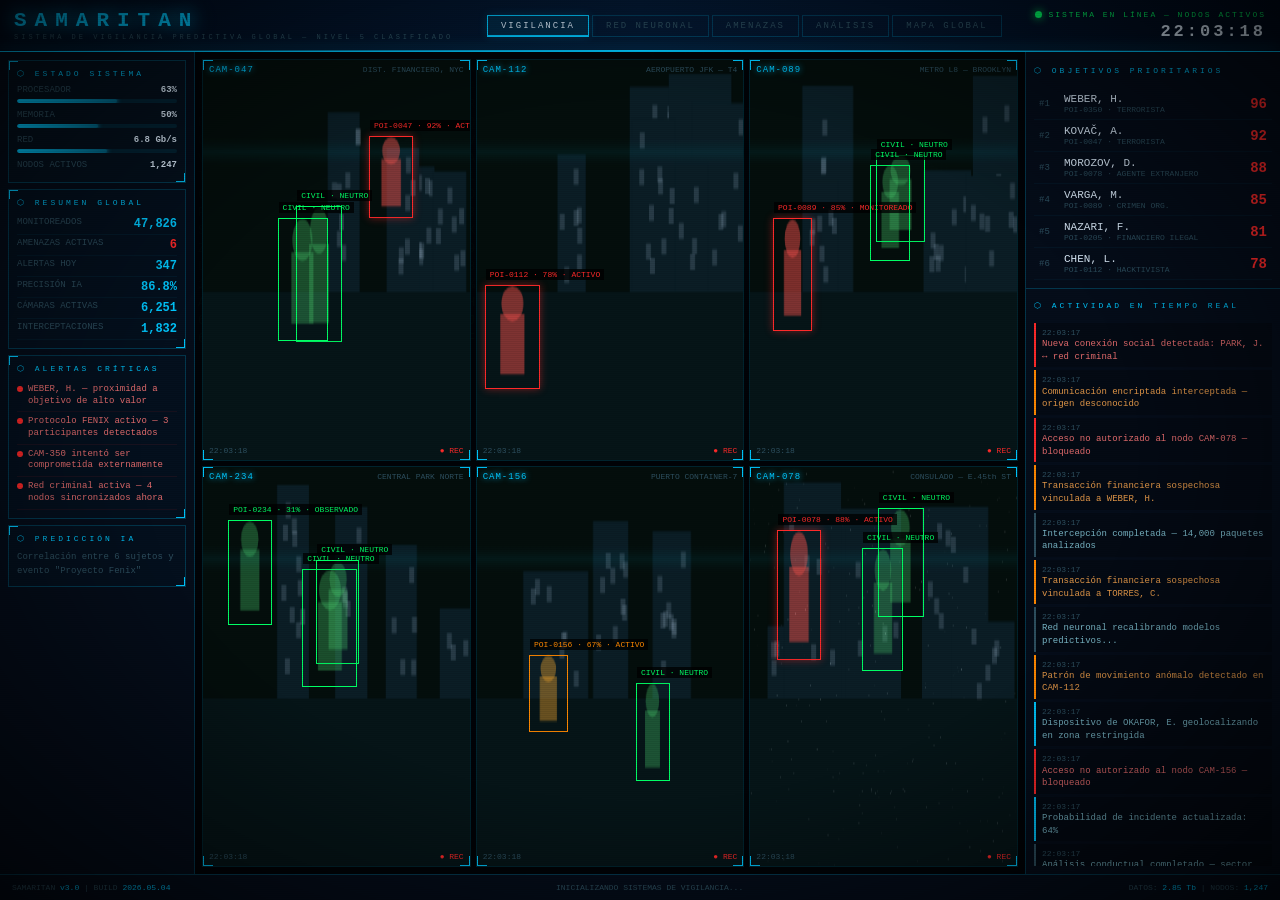
<file: samaritan.html>
<!DOCTYPE html>
<html lang="es">
<head>
<meta charset="UTF-8">
<meta name="viewport" content="width=device-width, initial-scale=1.0">
<title>SAMARITAN v3.0 — Sistema de Vigilancia Predictiva Global</title>
<style>
:root {
  --bg:    #020408;
  --bg2:   #050d1a;
  --bg3:   #071526;
  --cyan:  #00c8ff;
  --cyan2: rgba(0,200,255,0.12);
  --cyan3: rgba(0,200,255,0.25);
  --red:   #ff2a2a;
  --red2:  rgba(255,42,42,0.15);
  --green: #00ff65;
  --orange:#ff8800;
  --txt:   #7ab8c8;
  --dim:   #2e5060;
  --bright:#e0f0ff;
  --border:rgba(0,200,255,0.22);
}
*{margin:0;padding:0;box-sizing:border-box}
html,body{width:100%;height:100%;background:var(--bg);color:var(--txt);
  font-family:'Courier New',monospace;font-size:11px;overflow:hidden}

/* scanlines */
body::before{content:'';position:fixed;inset:0;
  background:repeating-linear-gradient(to bottom,transparent 0,transparent 1px,rgba(0,0,0,.07) 1px,rgba(0,0,0,.07) 2px);
  pointer-events:none;z-index:9998}
/* vignette */
body::after{content:'';position:fixed;inset:0;
  background:radial-gradient(ellipse at center,transparent 55%,rgba(0,0,0,.65) 100%);
  pointer-events:none;z-index:9997}

/* background canvas (matrix) */
#bgc{position:fixed;inset:0;z-index:0;opacity:.07;pointer-events:none}

#app{position:relative;z-index:1;display:flex;flex-direction:column;height:100vh;width:100vw}

/* ── HEADER ── */
#hdr{flex-shrink:0;height:52px;
  background:linear-gradient(90deg,#020d1f,#041a35,#020d1f);
  border-bottom:1px solid var(--cyan);
  display:flex;align-items:center;padding:0 14px;gap:16px;
  position:relative;overflow:hidden}
#hdr::after{content:'';position:absolute;bottom:0;left:0;right:0;height:1px;
  background:linear-gradient(90deg,transparent,var(--cyan),transparent);
  box-shadow:0 0 14px var(--cyan)}

.logo{font-size:21px;font-weight:bold;letter-spacing:8px;color:var(--cyan);
  text-shadow:0 0 18px var(--cyan),0 0 36px rgba(0,200,255,.3);line-height:1}
.logo-sub{font-size:7px;letter-spacing:3px;color:var(--dim);margin-top:2px}

.tabs{display:flex;gap:3px;flex:1;justify-content:center}
.tbtn{background:transparent;border:1px solid var(--border);color:var(--dim);
  padding:5px 13px;font-family:inherit;font-size:9px;letter-spacing:2px;
  cursor:pointer;transition:all .2s;text-transform:uppercase}
.tbtn:hover{border-color:var(--cyan);color:var(--cyan);background:var(--cyan2)}
.tbtn.on{border-color:var(--cyan);color:var(--bright);background:rgba(0,200,255,.1);
  box-shadow:0 0 10px rgba(0,200,255,.18)}
.tbtn.on::after{content:'';display:block;height:2px;background:var(--cyan);
  position:absolute;bottom:-1px;left:0;right:0}
.tbtn{position:relative}

.hdr-r{display:flex;flex-direction:column;align-items:flex-end;min-width:175px;gap:3px}
.sys-on{display:flex;align-items:center;gap:6px;font-size:8px;letter-spacing:2px;color:var(--green)}
.pdot{width:7px;height:7px;border-radius:50%;background:var(--green);
  box-shadow:0 0 8px var(--green);animation:pulse 1.4s ease-in-out infinite}
@keyframes pulse{0%,100%{opacity:1;transform:scale(1)}50%{opacity:.4;transform:scale(.65)}}
#clock{font-size:17px;color:var(--bright);letter-spacing:3px;font-weight:bold}

/* ── BODY ── */
#body{flex:1;display:flex;overflow:hidden}

/* ── LEFT ── */
#lp{width:195px;flex-shrink:0;background:var(--bg2);border-right:1px solid var(--border);
  display:flex;flex-direction:column;gap:6px;overflow-y:auto;padding:8px}
#lp::-webkit-scrollbar{width:3px}
#lp::-webkit-scrollbar-thumb{background:rgba(0,200,255,.2)}

.sec{border:1px solid var(--border);padding:8px;background:rgba(0,200,255,.02);position:relative}
.sec::before{content:'';position:absolute;top:0;left:0;width:8px;height:8px;
  border-top:1px solid var(--cyan);border-left:1px solid var(--cyan)}
.sec::after{content:'';position:absolute;bottom:0;right:0;width:8px;height:8px;
  border-bottom:1px solid var(--cyan);border-right:1px solid var(--cyan)}
.stitle{font-size:8px;letter-spacing:3px;color:var(--cyan);margin-bottom:7px;text-transform:uppercase}

.mrow{display:flex;justify-content:space-between;align-items:center;margin-bottom:4px}
.ml{color:var(--dim);font-size:9px}.mv{color:var(--bright);font-size:9px;font-weight:bold}
.bar{background:rgba(0,200,255,.1);height:4px;border-radius:2px;margin-bottom:7px;overflow:hidden}
.bf{height:100%;background:linear-gradient(90deg,var(--cyan),rgba(0,200,255,.4));
  border-radius:2px;transition:width .8s ease;box-shadow:0 0 5px var(--cyan)}

.si{display:flex;justify-content:space-between;padding:3px 0;
  border-bottom:1px solid rgba(0,200,255,.05)}
.sn{color:var(--cyan);font-size:12px;font-weight:bold}

.ai{display:flex;align-items:flex-start;gap:5px;padding:4px 0;
  border-bottom:1px solid rgba(255,42,42,.08)}
.adot{width:6px;height:6px;border-radius:50%;background:var(--red);flex-shrink:0;
  margin-top:2px;animation:pulse 1s ease infinite}
.atxt{font-size:9px;color:rgba(255,120,120,.9);line-height:1.3}

#pred-txt{font-size:9px;color:var(--dim);line-height:1.6}

/* ── CENTER ── */
#cp{flex:1;overflow:hidden;position:relative}
.tc{display:none;width:100%;height:100%}
.tc.on{display:flex;flex-direction:column}

/* cameras */
#tab-cam{padding:7px}
#cgrid{display:grid;grid-template-columns:repeat(3,1fr);grid-template-rows:repeat(2,1fr);gap:5px;height:100%}
.ccell{position:relative;background:#000;border:1px solid rgba(0,200,255,.18);overflow:hidden;cursor:pointer}
.ccell:hover{border-color:var(--cyan)}
.ccell canvas{width:100%;height:100%;display:block}
.cov{position:absolute;inset:0;pointer-events:none}
.cid{position:absolute;top:5px;left:6px;font-size:9px;color:var(--cyan);
  text-shadow:0 0 6px var(--cyan);letter-spacing:1px}
.cloc{position:absolute;top:5px;right:6px;font-size:8px;color:var(--dim)}
.ctim{position:absolute;bottom:5px;left:6px;font-size:8px;color:var(--dim)}
.crec{position:absolute;bottom:5px;right:6px;font-size:8px;color:var(--red)}
.crec::before{content:'● ';animation:blink 1s step-end infinite}
@keyframes blink{0%,100%{opacity:1}50%{opacity:0}}
.corner{position:absolute;width:10px;height:10px}
.tl{top:0;left:0;border-top:1px solid var(--cyan);border-left:1px solid var(--cyan)}
.tr{top:0;right:0;border-top:1px solid var(--cyan);border-right:1px solid var(--cyan)}
.bl{bottom:0;left:0;border-bottom:1px solid var(--cyan);border-left:1px solid var(--cyan)}
.br{bottom:0;right:0;border-bottom:1px solid var(--cyan);border-right:1px solid var(--cyan)}

.dbox{position:absolute;border:1.5px solid;pointer-events:none}
.dbox.hi{border-color:var(--red);box-shadow:0 0 8px rgba(255,42,42,.45)}
.dbox.md{border-color:var(--orange)}
.dbox.lo{border-color:var(--green)}
.dlbl{position:absolute;top:-17px;left:0;font-size:8px;white-space:nowrap;
  background:rgba(0,0,0,.75);padding:1px 4px}
.dbox.hi .dlbl{color:var(--red)}.dbox.md .dlbl{color:var(--orange)}.dbox.lo .dlbl{color:var(--green)}

/* network */
#tab-net{padding:7px}
#netc{width:100%;height:100%;display:block}

/* threats */
#tab-thr{padding:8px;overflow-y:auto}
#tab-thr::-webkit-scrollbar{width:4px}
#tab-thr::-webkit-scrollbar-thumb{background:rgba(0,200,255,.2)}
#tgrid{display:grid;grid-template-columns:repeat(auto-fill,minmax(195px,1fr));gap:7px}
.tcard{border:1px solid;padding:10px;position:relative;transition:transform .2s;cursor:pointer}
.tcard:hover{transform:translateY(-2px)}
.tcard.hi{border-color:rgba(255,42,42,.5);background:rgba(255,42,42,.04)}
.tcard.md{border-color:rgba(255,136,0,.5);background:rgba(255,136,0,.04)}
.tcard.lo{border-color:rgba(0,255,101,.5);background:rgba(0,255,101,.04)}
.tcard::before{content:'';position:absolute;top:0;left:0;width:8px;height:8px;border-top:1px solid;border-left:1px solid}
.tcard.hi::before{border-color:var(--red)}.tcard.md::before{border-color:var(--orange)}.tcard.lo::before{border-color:var(--green)}
.cav{width:44px;height:44px;background:var(--bg3);border:1px solid var(--border);
  margin-bottom:8px;display:flex;align-items:center;justify-content:center;
  font-size:18px;color:var(--dim);position:relative;overflow:hidden}
.cav::after{content:'';position:absolute;left:0;right:0;height:2px;background:rgba(0,200,255,.4);animation:scanv 1.8s linear infinite}
@keyframes scanv{0%{top:0}100%{top:100%}}
.cid2{font-size:8px;color:var(--dim)}
.cname{font-size:12px;color:var(--bright);font-weight:bold;margin:2px 0}
.ccat{font-size:8px;letter-spacing:1px}
.ccat.hi{color:var(--red)}.ccat.md{color:var(--orange)}.ccat.lo{color:var(--green)}
.tmeter{display:flex;align-items:center;gap:6px;margin-top:7px}
.tbar{flex:1;height:4px;background:rgba(255,255,255,.08);border-radius:2px;overflow:hidden}
.tfill{height:100%;border-radius:2px;transition:width 1.2s ease}
.tfill.hi{background:linear-gradient(90deg,#ff2a2a,#ff7777)}
.tfill.md{background:linear-gradient(90deg,#ff8800,#ffcc00)}
.tfill.lo{background:linear-gradient(90deg,#00ff65,#00cc44)}
.tscore{font-size:16px;font-weight:bold;min-width:35px;text-align:right}
.tscore.hi{color:var(--red)}.tscore.md{color:var(--orange)}.tscore.lo{color:var(--green)}
.cbts{display:flex;gap:4px;margin-top:8px}
.cbt{flex:1;background:transparent;border:1px solid;font-family:inherit;font-size:8px;
  letter-spacing:1px;padding:3px;cursor:pointer;text-transform:uppercase}
.cbt.d{border-color:rgba(255,42,42,.4);color:rgba(255,100,100,.8)}
.cbt.i{border-color:rgba(0,200,255,.3);color:rgba(0,200,255,.8)}
.cbt:hover{background:rgba(0,200,255,.06)}

/* analytics */
#tab-ana{padding:7px;display:grid;grid-template-columns:1fr 1fr;grid-template-rows:1fr 1fr;gap:7px}
.apan{border:1px solid var(--border);background:rgba(0,200,255,.02);padding:9px;
  position:relative;overflow:hidden}
.apan::before,.apan::after{content:'';position:absolute;width:8px;height:8px}
.apan::before{top:0;left:0;border-top:1px solid var(--cyan);border-left:1px solid var(--cyan)}
.apan::after{bottom:0;right:0;border-bottom:1px solid var(--cyan);border-right:1px solid var(--cyan)}
.atitle{font-size:8px;letter-spacing:2px;color:var(--cyan);margin-bottom:5px;text-transform:uppercase}
.apan canvas{width:100%;height:calc(100% - 24px);display:block}

/* map */
#tab-map{padding:7px}
#mapc{width:100%;height:100%;display:block}

/* ── RIGHT ── */
#rp{width:255px;flex-shrink:0;background:var(--bg2);border-left:1px solid var(--border);
  display:flex;flex-direction:column;overflow:hidden}
#ts{flex:0 0 auto;padding:8px;border-bottom:1px solid var(--border)}
.ti{display:flex;align-items:center;gap:7px;padding:5px;
  border-bottom:1px solid rgba(0,200,255,.05);cursor:pointer;transition:background .15s}
.ti:hover{background:rgba(0,200,255,.04)}
.tr2{font-size:9px;color:var(--dim);min-width:18px}
.tinfo{flex:1}.tname{font-size:11px;color:var(--bright)}.tmeta{font-size:8px;color:var(--dim)}
.tthrt{font-size:14px;font-weight:bold;min-width:34px;text-align:right}

#as{flex:1;padding:8px;overflow:hidden;display:flex;flex-direction:column}
#alog{flex:1;overflow-y:auto;display:flex;flex-direction:column;gap:3px}
#alog::-webkit-scrollbar{width:3px}
#alog::-webkit-scrollbar-thumb{background:rgba(0,200,255,.2)}
.le{padding:4px 6px;border-left:2px solid;font-size:9px;line-height:1.4;
  background:rgba(0,0,0,.25);animation:fadein .3s ease}
@keyframes fadein{from{opacity:0;transform:translateX(8px)}to{opacity:1;transform:none}}
.le.critical{border-color:var(--red)}.le.warning{border-color:var(--orange)}
.le.info{border-color:var(--cyan)}.le.normal{border-color:var(--dim)}
.lt{color:var(--dim);font-size:8px}.lm{color:var(--txt)}
.lm.critical{color:rgba(255,120,120,.9)}.lm.warning{color:rgba(255,170,80,.9)}

/* ── FOOTER ── */
#ftr{height:26px;background:var(--bg2);border-top:1px solid var(--border);
  display:flex;align-items:center;padding:0 12px;justify-content:space-between;
  font-size:8px;color:var(--dim)}
#stmsg{flex:1;text-align:center;overflow:hidden;white-space:nowrap}
.fstat span{color:var(--cyan)}

@keyframes glitch{
  0%{clip-path:inset(80% 0 0 0);transform:translateX(-3px)}
  20%{clip-path:inset(20% 0 60% 0);transform:translateX(3px)}
  40%{clip-path:inset(60% 0 10% 0);transform:translateX(-2px)}
  60%,100%{clip-path:inset(0);transform:none}
}
</style>
</head>
<body>
<canvas id="bgc"></canvas>
<div id="app">

<!-- HEADER -->
<header id="hdr">
  <div>
    <div class="logo">SAMARITAN</div>
    <div class="logo-sub">SISTEMA DE VIGILANCIA PREDICTIVA GLOBAL — NIVEL 5 CLASIFICADO</div>
  </div>
  <nav class="tabs">
    <button class="tbtn on" data-tab="cam">VIGILANCIA</button>
    <button class="tbtn" data-tab="net">RED NEURONAL</button>
    <button class="tbtn" data-tab="thr">AMENAZAS</button>
    <button class="tbtn" data-tab="ana">ANÁLISIS</button>
    <button class="tbtn" data-tab="map">MAPA GLOBAL</button>
  </nav>
  <div class="hdr-r">
    <div class="sys-on"><div class="pdot"></div>SISTEMA EN LÍNEA — NODOS ACTIVOS</div>
    <div id="clock">00:00:00</div>
  </div>
</header>

<!-- BODY -->
<div id="body">

<!-- LEFT PANEL -->
<aside id="lp">
  <div class="sec">
    <div class="stitle">⬡ ESTADO SISTEMA</div>
    <div class="mrow"><span class="ml">PROCESADOR</span><span class="mv" id="cv">0%</span></div>
    <div class="bar"><div class="bf" id="cb" style="width:0"></div></div>
    <div class="mrow"><span class="ml">MEMORIA</span><span class="mv" id="mv">0%</span></div>
    <div class="bar"><div class="bf" id="mb" style="width:0"></div></div>
    <div class="mrow"><span class="ml">RED</span><span class="mv" id="nv">0 Gb/s</span></div>
    <div class="bar"><div class="bf" id="nb" style="width:0"></div></div>
    <div class="mrow"><span class="ml">NODOS ACTIVOS</span><span class="mv" id="ndv">0</span></div>
  </div>
  <div class="sec">
    <div class="stitle">⬡ RESUMEN GLOBAL</div>
    <div class="si"><span class="ml">MONITOREADOS</span><span class="sn" id="s1">0</span></div>
    <div class="si"><span class="ml">AMENAZAS ACTIVAS</span><span class="sn" style="color:var(--red)" id="s2">0</span></div>
    <div class="si"><span class="ml">ALERTAS HOY</span><span class="sn" id="s3">0</span></div>
    <div class="si"><span class="ml">PRECISIÓN IA</span><span class="sn" id="s4">0%</span></div>
    <div class="si"><span class="ml">CÁMARAS ACTIVAS</span><span class="sn" id="s5">0</span></div>
    <div class="si"><span class="ml">INTERCEPTACIONES</span><span class="sn" id="s6">0</span></div>
  </div>
  <div class="sec">
    <div class="stitle">⬡ ALERTAS CRÍTICAS</div>
    <div id="crits"></div>
  </div>
  <div class="sec">
    <div class="stitle">⬡ PREDICCIÓN IA</div>
    <div id="pred-txt">Calculando modelo predictivo...</div>
  </div>
</aside>

<!-- CENTER PANEL -->
<main id="cp">
  <div id="tab-cam" class="tc on"><div id="cgrid"></div></div>
  <div id="tab-net" class="tc"><canvas id="netc"></canvas></div>
  <div id="tab-thr" class="tc"><div id="tgrid"></div></div>
  <div id="tab-ana" class="tc">
    <div class="apan"><div class="atitle">DETECCIONES — ÚLTIMAS 24 HORAS</div><canvas id="ch1"></canvas></div>
    <div class="apan"><div class="atitle">DISTRIBUCIÓN POR CATEGORÍA</div><canvas id="ch2"></canvas></div>
    <div class="apan"><div class="atitle">NIVEL DE AMENAZA GLOBAL — TIEMPO REAL</div><canvas id="ch3"></canvas></div>
    <div class="apan"><div class="atitle">ACTIVIDAD DE RED — TIEMPO REAL</div><canvas id="ch4"></canvas></div>
  </div>
  <div id="tab-map" class="tc"><canvas id="mapc"></canvas></div>
</main>

<!-- RIGHT PANEL -->
<aside id="rp">
  <div id="ts">
    <div class="stitle" style="padding:6px 0">⬡ OBJETIVOS PRIORITARIOS</div>
    <div id="tlist"></div>
  </div>
  <div id="as">
    <div class="stitle" style="padding:4px 0 6px">⬡ ACTIVIDAD EN TIEMPO REAL</div>
    <div id="alog"></div>
  </div>
</aside>

</div><!-- /body -->

<!-- FOOTER -->
<footer id="ftr">
  <div class="fstat">SAMARITAN <span>v3.0</span> | BUILD <span>2026.05.04</span></div>
  <div id="stmsg">INICIALIZANDO SISTEMAS DE VIGILANCIA...</div>
  <div class="fstat">DATOS: <span id="fdp">0 Tb</span> | NODOS: <span id="fnd">0</span></div>
</footer>

</div><!-- /app -->

<script>
// ══════════════════════════════════════════════════════════════
//  SAMARITAN — Simulador de Vigilancia Predictiva
//  Todos los datos son completamente ficticios
// ══════════════════════════════════════════════════════════════

// ─── UTILIDADES ──────────────────────────────────────────────
const R  = (a,b) => Math.random()*(b-a)+a;
const RI = (a,b) => Math.floor(R(a,b+1));
const P  = arr  => arr[Math.floor(Math.random()*arr.length)];
const CL = (v,a,b) => Math.max(a,Math.min(b,v));
const P2 = n => String(n).padStart(2,'0');
const TCL= s => s>=75?'hi':s>=45?'md':'lo';
const TCOL=s => s>=75?'#ff2a2a':s>=45?'#ff8800':'#00ff65';

// ─── BASE DE DATOS FICTICIA ───────────────────────────────────
const PERSONS = [
  {id:'POI-0047',name:'KOVAČ, A.',full:'ALEKSANDER KOVAČ',    age:34,th:92,cat:'TERRORISTA',       st:'ACTIVO',    cam:'CAM-047',cx:6 },
  {id:'POI-0112',name:'CHEN, L.', full:'LI CHEN',             age:29,th:78,cat:'HACKTIVISTA',      st:'ACTIVO',    cam:'CAM-112',cx:7 },
  {id:'POI-0089',name:'VARGA, M.',full:'MIHAIL VARGA',        age:45,th:85,cat:'CRIMEN ORG.',       st:'MONITOREADO',cam:'CAM-089',cx:5},
  {id:'POI-0234',name:'REEVES, T.',full:'THOMAS REEVES',      age:38,th:31,cat:'NEUTRAL',          st:'OBSERVADO', cam:'CAM-234',cx:2 },
  {id:'POI-0156',name:'SANTOS, I.',full:'ISABELA SANTOS',     age:27,th:67,cat:'INFILTRADA',        st:'ACTIVO',    cam:'CAM-156',cx:4 },
  {id:'POI-0078',name:'MOROZOV, D.',full:'DMITRI MOROZOV',    age:52,th:88,cat:'AGENTE EXTRANJERO',st:'ACTIVO',    cam:'CAM-078',cx:8 },
  {id:'POI-0301',name:'PARK, J.', full:'JIYEON PARK',         age:31,th:45,cat:'INVESTIGADORA',    st:'OBSERVADO', cam:'CAM-301',cx:3 },
  {id:'POI-0067',name:'OKAFOR, E.',full:'EMEKA OKAFOR',       age:41,th:73,cat:'TRAFICANTE',       st:'ACTIVO',    cam:'CAM-067',cx:6 },
  {id:'POI-0188',name:'SILVA, R.', full:'RAFAEL SILVA',       age:36,th:56,cat:'SOSPECHOSO',       st:'MONITOREADO',cam:'CAM-188',cx:2},
  {id:'POI-0205',name:'NAZARI, F.',full:'FARIDEH NAZARI',     age:44,th:81,cat:'FINANCIERO ILEGAL',st:'ACTIVO',    cam:'CAM-205',cx:9 },
  {id:'POI-0422',name:'TORRES, C.',full:'CARLOS TORRES',      age:33,th:22,cat:'CIVIL',            st:'OBSERVADO', cam:'CAM-422',cx:1 },
  {id:'POI-0350',name:'WEBER, H.', full:'HANS WEBER',         age:58,th:96,cat:'TERRORISTA',       st:'ACTIVO',    cam:'CAM-350',cx:11},
];

const CAMS = [
  {id:'CAM-047',loc:'DIST. FINANCIERO, NYC'},
  {id:'CAM-112',loc:'AEROPUERTO JFK — T4'},
  {id:'CAM-089',loc:'METRO L8 — BROOKLYN'},
  {id:'CAM-234',loc:'CENTRAL PARK NORTE'},
  {id:'CAM-156',loc:'PUERTO CONTAINER-7'},
  {id:'CAM-078',loc:'CONSULADO — E.45th ST'},
];

const EVTS = [
  {m:'Reconocimiento facial positivo: {N} en {C}',          lv:'critical'},
  {m:'Patrón de movimiento anómalo detectado en {C}',        lv:'warning'},
  {m:'Comunicación encriptada interceptada — origen desconocido',lv:'warning'},
  {m:'Sujeto {N} ha abandonado zona de monitoreo',           lv:'info'},
  {m:'Nueva conexión social detectada: {N} ↔ red criminal',  lv:'critical'},
  {m:'Acceso no autorizado al nodo {C} — bloqueado',         lv:'critical'},
  {m:'Análisis conductual completado — sector {Z}',          lv:'normal'},
  {m:'Perfil actualizado: {N} — nivel de amenaza +{D}',      lv:'warning'},
  {m:'Transacción financiera sospechosa vinculada a {N}',    lv:'warning'},
  {m:'Escaneo de red completado — {K} nodos analizados',     lv:'normal'},
  {m:'Probabilidad de incidente actualizada: {PCT}%',        lv:'info'},
  {m:'Dispositivo de {N} geolocalizando en zona restringida',lv:'info'},
  {m:'ALERTA: {N} a menos de 200m de objetivo de alto valor',lv:'critical'},
  {m:'Red neuronal recalibrando modelos predictivos...',      lv:'normal'},
  {m:'Intercepción completada — {K} paquetes analizados',    lv:'normal'},
];

const PREDS = [
  'Alta probabilidad de incidente en sector financiero (87%)',
  'Red de contactos activa — nodo central identificado',
  'Patrón conductual: operativo activo con 94% de certeza',
  'Preparativos logísticos detectados — ventana: 48-72h',
  'Correlación entre {N} sujetos y evento "Proyecto Fenix"',
  'Movimiento de activos financieros: $47M en cuentas camufladas',
  'Sincronización de actividades entre 3 nodos confirmada',
  'Umbral de alerta superado en zona portuaria norte',
];

const CALERTS = [
  'WEBER, H. — proximidad a objetivo de alto valor',
  'Protocolo FENIX activo — 3 participantes detectados',
  'CAM-350 intentó ser comprometida externamente',
  'Red criminal activa — 4 nodos sincronizados ahora',
];

const ZONES = ['ALFA','BETA','GAMMA','DELTA','OMEGA'];

// ─── ESTADO GLOBAL ────────────────────────────────────────────
let dataProcessed = 2847392;
let activeNodes   = 1247;
let alertsToday   = 347;
let frames        = 0;

// ─── RELOJ ────────────────────────────────────────────────────
function updateClock(){
  const n=new Date();
  document.getElementById('clock').textContent=`${P2(n.getHours())}:${P2(n.getMinutes())}:${P2(n.getSeconds())}`;
}
setInterval(updateClock,1000); updateClock();

// ─── TABS ─────────────────────────────────────────────────────
document.querySelectorAll('.tbtn').forEach(b=>{
  b.addEventListener('click',()=>{
    const t=b.dataset.tab;
    document.querySelectorAll('.tbtn').forEach(x=>x.classList.remove('on'));
    document.querySelectorAll('.tc').forEach(x=>x.classList.remove('on'));
    b.classList.add('on');
    document.getElementById('tab-'+t).classList.add('on');
    if(t==='net')  initNet();
    if(t==='map')  initMap();
    if(t==='ana')  initCharts();
  });
});

// ─── MÉTRICAS ────────────────────────────────────────────────
let cpuT=72,memT=58,netT=65,cpuC=0,memC=0,netC=0;

function updateMetrics(){
  cpuT = CL(cpuT+R(-4,4),45,95);
  memT = CL(memT+R(-2,2),40,80);
  netT = CL(netT+R(-6,6),20,92);
  activeNodes = CL(activeNodes+RI(-2,4),1200,1310);
  dataProcessed += RI(800,4500);
  if(Math.random()<.08) alertsToday++;
}
setInterval(updateMetrics,2000);

function renderMetrics(){
  cpuC += (cpuT-cpuC)*.04; memC += (memT-memC)*.04; netC += (netT-netC)*.04;
  const set=(id,v)=>{const e=document.getElementById(id);if(e)e.textContent=v};
  const sw=(id,w)=>{const e=document.getElementById(id);if(e)e.style.width=w+'%'};
  set('cv',Math.round(cpuC)+'%'); sw('cb',cpuC);
  set('mv',Math.round(memC)+'%'); sw('mb',memC);
  set('nv',(netC*.12).toFixed(1)+' Gb/s'); sw('nb',netC);
  set('ndv',activeNodes.toLocaleString());
  set('s1',(47829+RI(-3,3)).toLocaleString());
  set('s2',PERSONS.filter(p=>p.th>=75).length);
  set('s3',alertsToday.toLocaleString());
  set('s4',(87+R(-1.5,1.5)).toFixed(1)+'%');
  set('s5',(6247+RI(-4,4)).toLocaleString());
  set('s6',(1834+RI(-2,3)).toLocaleString());
  set('fdp',(dataProcessed/1e6).toFixed(2)+' Tb');
  set('fnd',activeNodes.toLocaleString());
}

// ─── ALERTAS CRÍTICAS ─────────────────────────────────────────
(function(){
  const c=document.getElementById('crits');
  c.innerHTML=CALERTS.map(a=>`<div class="ai"><div class="adot"></div><div class="atxt">${a}</div></div>`).join('');
})();

// ─── PREDICCIÓN ───────────────────────────────────────────────
function updatePred(){
  const p=P(PREDS).replace('{N}',RI(3,11));
  document.getElementById('pred-txt').textContent=p;
}
setInterval(updatePred,7000); updatePred();

// ─── OBJETIVOS ────────────────────────────────────────────────
function renderTargets(){
  const s=[...PERSONS].sort((a,b)=>b.th-a.th).slice(0,6);
  document.getElementById('tlist').innerHTML=s.map((p,i)=>`
    <div class="ti">
      <div class="tr2">#${i+1}</div>
      <div class="tinfo">
        <div class="tname">${p.name}</div>
        <div class="tmeta">${p.id} · ${p.cat}</div>
      </div>
      <div class="tthrt" style="color:${TCOL(p.th)}">${p.th}</div>
    </div>`).join('');
}
renderTargets();

// ─── LOG DE ACTIVIDAD ─────────────────────────────────────────
function addLog(){
  const e=P(EVTS), p=P(PERSONS), c=P(CAMS);
  const msg=e.m
    .replace('{N}',p.name)
    .replace('{C}',c.id)
    .replace('{Z}',P(ZONES))
    .replace('{D}',RI(2,12))
    .replace('{K}',(RI(10,99)*1000).toLocaleString())
    .replace('{PCT}',RI(62,96));
  const now=new Date();
  const ts=`${P2(now.getHours())}:${P2(now.getMinutes())}:${P2(now.getSeconds())}`;
  const log=document.getElementById('alog');
  const div=document.createElement('div');
  div.className=`le ${e.lv}`;
  div.innerHTML=`<div class="lt">${ts}</div><div class="lm ${e.lv}">${msg}</div>`;
  log.insertBefore(div,log.firstChild);
  while(log.children.length>55) log.removeChild(log.lastChild);
}
setInterval(addLog,1700);
for(let i=0;i<14;i++) addLog();

// ─── STATUS BAR ───────────────────────────────────────────────
const STATMSGS=[
  'ANALIZANDO PATRONES DE CONDUCTA EN TIEMPO REAL...',
  'CORRELACIONANDO DATOS DE 6,247 CÁMARAS ACTIVAS...',
  'ACTUALIZANDO 47,829 PERFILES DE RIESGO...',
  'ALGORITMOS PREDICTIVOS CALIBRADOS AL 98.7%...',
  'INTERCEPTANDO COMUNICACIONES CIFRADAS — PROTOCOLO RSA-4096...',
  'RED NEURONAL ACTIVA — 1,247 NODOS PROCESANDO...',
  'ESCANEANDO ACTIVIDAD FINANCIERA IRREGULAR...',
  'IDENTIFICACIÓN BIOMÉTRICA FACIAL — PRECISIÓN: 99.3%...',
  'ANALIZANDO GRAFOS DE REDES SOCIALES — 2.3M DE CONEXIONES...',
  'PROCESANDO DATOS SATELITALES EN TIEMPO REAL...',
];
let stIdx=0;
setInterval(()=>{
  document.getElementById('stmsg').textContent=STATMSGS[stIdx%STATMSGS.length];
  stIdx++;
},4200);

// ─── TARJETAS DE AMENAZAS ─────────────────────────────────────
function buildThreats(){
  const sorted=[...PERSONS].sort((a,b)=>b.th-a.th);
  document.getElementById('tgrid').innerHTML=sorted.map(p=>{
    const c=TCL(p.th);
    return `<div class="tcard ${c}">
      <div class="cav">◈</div>
      <div class="cid2">${p.id} · ${p.cam}</div>
      <div class="cname">${p.full}</div>
      <div class="ccat ${c}">${p.cat}</div>
      <div style="font-size:8px;color:var(--dim);margin-top:3px">EDAD: ${p.age} · CONEXIONES: ${p.cx} · ${p.st}</div>
      <div class="tmeter">
        <div class="tbar"><div class="tfill ${c}" style="width:${p.th}%"></div></div>
        <div class="tscore ${c}">${p.th}</div>
      </div>
      <div class="cbts">
        <button class="cbt d">NEUTRALIZAR</button>
        <button class="cbt i">VER PERFIL</button>
      </div>
    </div>`;
  }).join('');
}
buildThreats();

// ─── BACKGROUND MATRIX ───────────────────────────────────────
(function(){
  const c=document.getElementById('bgc');
  c.width=window.innerWidth; c.height=window.innerHeight;
  const ctx=c.getContext('2d');
  const cols=Math.floor(window.innerWidth/18);
  const drops=new Array(cols).fill(1);
  const chars='0123456789ABCDEFGHIJKLMNOPQRSTUVWXYZ@#$%';
  function draw(){
    ctx.fillStyle='rgba(0,0,0,.05)';
    ctx.fillRect(0,0,c.width,c.height);
    ctx.fillStyle='rgba(0,220,100,.35)';
    ctx.font='12px Courier New';
    drops.forEach((y,i)=>{
      ctx.fillText(chars[Math.floor(Math.random()*chars.length)],i*18,y*18);
      if(y*18>c.height && Math.random()>.975) drops[i]=0;
      drops[i]++;
    });
  }
  setInterval(draw,60);
})();

// ─── CÁMARAS ─────────────────────────────────────────────────
const camObjects=[];

function makeBuildings(W,H){
  return Array.from({length:RI(3,6)},()=>({
    x:R(-5,W-25), w:R(30,80), h:R(35,H*.55),
    wins:Array.from({length:RI(6,18)},()=>({rx:R(.08,.88),ry:R(.06,.82),lit:Math.random()>.45}))
  }));
}

function buildCamGrid(){
  const g=document.getElementById('cgrid');
  g.innerHTML='';
  CAMS.forEach((loc,i)=>{
    const cell=document.createElement('div'); cell.className='ccell';
    const cv=document.createElement('canvas'); cv.width=320; cv.height=200;
    cell.appendChild(cv);
    const ov=document.createElement('div'); ov.className='cov';
    ov.innerHTML=`<div class="corner tl"></div><div class="corner tr"></div>
      <div class="corner bl"></div><div class="corner br"></div>
      <div class="cid">${loc.id}</div>
      <div class="cloc">${loc.loc}</div>
      <div class="ctim" id="ct${i}">--:--:--</div>
      <div class="crec">REC</div>`;
    cell.appendChild(ov);

    const p=PERSONS[i%PERSONS.length];
    const boxes=[];
    const nb=RI(1,3);
    for(let b=0;b<nb;b++){
      const box=document.createElement('div');
      const lv=b===0?TCL(p.th):'lo';
      box.className=`dbox ${lv}`;
      const lbl=document.createElement('div'); lbl.className='dlbl';
      lbl.textContent=b===0?`${p.id} · ${p.th}% · ${p.st}`:'CIVIL · NEUTRO';
      box.appendChild(lbl); ov.appendChild(box);
      boxes.push({el:box,x:R(5,62),y:R(10,55),w:R(11,21),h:R(18,34),
        vx:R(-.18,.18),vy:R(-.09,.09),lv});
    }
    g.appendChild(cell);
    camObjects.push({cv,ctx:cv.getContext('2d'),W:320,H:200,boxes,
      tel:null,scanY:0,buildings:makeBuildings(320,200)});
  });
  camObjects.forEach((cam,i)=>{ cam.tel=document.getElementById('ct'+i); });
}

function renderCam(cam){
  const {ctx:c,W,H,boxes,buildings}=cam;
  // dark bg
  c.fillStyle='#050a0c'; c.fillRect(0,0,W,H);
  // ground
  c.fillStyle='#07121a'; c.fillRect(0,H*.58,W,H*.42);
  // buildings
  buildings.forEach(b=>{
    c.fillStyle='#0c1c2a'; c.fillRect(b.x,H*.58-b.h,b.w,b.h);
    b.wins.forEach(w=>{
      if(w.lit){ c.fillStyle='rgba(200,220,255,.18)';
        c.fillRect(b.x+b.w*w.rx,H*.58-b.h+b.h*w.ry,6,8); }
    });
  });
  // silhouettes
  boxes.forEach(box=>{
    const px=box.x/100*W, py=box.y/100*H, pw=box.w/100*W, ph=box.h/100*H;
    const col=box.lv==='hi'?'rgba(255,80,80,.55)':box.lv==='md'?'rgba(255,170,50,.45)':'rgba(80,220,120,.35)';
    c.fillStyle=col;
    c.fillRect(px+pw*.28,py+ph*.28,pw*.44,ph*.58);
    c.beginPath(); c.ellipse(px+pw*.5,py+ph*.18,pw*.2,ph*.17,0,0,Math.PI*2); c.fill();
  });
  // scan sweep
  cam.scanY=(cam.scanY+1)%H;
  const sg=c.createLinearGradient(0,cam.scanY-14,0,cam.scanY+6);
  sg.addColorStop(0,'transparent'); sg.addColorStop(.5,'rgba(0,220,255,.07)'); sg.addColorStop(1,'transparent');
  c.fillStyle=sg; c.fillRect(0,cam.scanY-14,W,20);
  // noise
  if(Math.random()<.25){
    const id=c.getImageData(0,0,W,H); const d=id.data;
    for(let n=0;n<250;n++){ const idx=Math.floor(Math.random()*W*H)*4, v=Math.random()*50;
      d[idx]+=v; d[idx+1]+=v; d[idx+2]+=v; }
    c.putImageData(id,0,0);
  }
  // glitch
  if(Math.random()<.015){
    const gy=RI(0,H);
    c.putImageData(c.getImageData(0,gy,W,2),RI(-4,4),gy);
  }
  // green night-vision tint
  c.fillStyle='rgba(0,40,15,.12)'; c.fillRect(0,0,W,H);
  // move boxes
  boxes.forEach(box=>{
    box.x=CL(box.x+box.vx,3,72); box.y=CL(box.y+box.vy,5,62);
    if(box.x<=3||box.x>=72) box.vx*=-1;
    if(box.y<=5||box.y>=62) box.vy*=-1;
    box.el.style.cssText=`left:${box.x}%;top:${box.y}%;width:${box.w}%;height:${box.h}%`;
  });
  if(cam.tel){ const n=new Date(); cam.tel.textContent=`${P2(n.getHours())}:${P2(n.getMinutes())}:${P2(n.getSeconds())}`; }
}

// ─── RED NEURONAL ────────────────────────────────────────────
let netCanvas, netCtx, netNodes=[], netEdges=[], netParts=[], netInited=false;

function initNet(){
  netCanvas=document.getElementById('netc'); if(!netCanvas) return;
  const par=netCanvas.parentElement;
  netCanvas.width=par.clientWidth; netCanvas.height=par.clientHeight;
  netCtx=netCanvas.getContext('2d');
  if(netInited) return; netInited=true;
  const W=netCanvas.width, H=netCanvas.height;
  const types=[
    {t:'person', col:'#ff4444', ico:'◉', n:12},
    {t:'server', col:'#00c8ff', ico:'▣',  n:6},
    {t:'phone',  col:'#00ff88', ico:'◎',  n:8},
    {t:'camera', col:'#ffaa00', ico:'⊙',  n:5},
  ];
  let id=0;
  types.forEach(nt=>{
    for(let i=0;i<nt.n;i++){
      netNodes.push({id:id++,t:nt.t,col:nt.col,ico:nt.ico,
        x:R(60,W-60),y:R(60,H-60),vx:R(-.25,.25),vy:R(-.25,.25),
        r:R(11,20),lbl:nt.t==='person'?PERSONS[i%PERSONS.length].id:`${nt.t.toUpperCase()}-${String(id).padStart(3,'0')}`,
        ph:R(0,Math.PI*2),active:Math.random()>.3});
    }
  });
  for(let i=0;i<netNodes.length;i++){
    for(let e=0;e<RI(1,4);e++){
      const to=RI(0,netNodes.length-1);
      if(to!==i) netEdges.push({f:i,t:to,act:Math.random()});
    }
  }
}

function renderNet(){
  if(!netCtx) return;
  const c=netCtx, W=netCanvas.width, H=netCanvas.height;
  c.fillStyle='rgba(2,4,8,.3)'; c.fillRect(0,0,W,H);
  // edges
  netEdges.forEach(e=>{
    const f=netNodes[e.f], t=netNodes[e.t]; if(!f||!t) return;
    c.beginPath(); c.moveTo(f.x,f.y); c.lineTo(t.x,t.y);
    c.strokeStyle=`rgba(0,200,255,${.04+e.act*.09})`; c.lineWidth=.5; c.stroke();
  });
  // spawn particles
  if(Math.random()<.12 && netEdges.length){
    const e=P(netEdges), f=netNodes[e.f], t=netNodes[e.t];
    if(f&&t) netParts.push({fx:f.x,fy:f.y,tx:t.x,ty:t.y,prog:0,spd:R(.004,.009),col:f.col});
  }
  // particles
  netParts=netParts.filter(p=>p.prog<1);
  netParts.forEach(p=>{
    p.prog+=p.spd;
    const x=p.fx+(p.tx-p.fx)*p.prog, y=p.fy+(p.ty-p.fy)*p.prog;
    c.beginPath(); c.arc(x,y,2.5,0,Math.PI*2);
    c.fillStyle=p.col; c.fill();
    const tx2=p.fx+(p.tx-p.fx)*Math.max(0,p.prog-.06), ty2=p.fy+(p.ty-p.fy)*Math.max(0,p.prog-.06);
    c.beginPath(); c.moveTo(tx2,ty2); c.lineTo(x,y);
    c.strokeStyle=p.col+'55'; c.lineWidth=1.2; c.stroke();
  });
  // nodes
  netNodes.forEach(n=>{
    n.x+=n.vx; n.y+=n.vy;
    if(n.x<28||n.x>W-28) n.vx*=-1;
    if(n.y<28||n.y>H-28) n.vy*=-1;
    n.ph+=.045;
    if(n.active){
      c.beginPath(); c.arc(n.x,n.y,n.r+6+Math.sin(n.ph)*4,0,Math.PI*2);
      c.strokeStyle=n.col+'28'; c.lineWidth=1; c.stroke();
    }
    c.beginPath(); c.arc(n.x,n.y,n.r,0,Math.PI*2);
    const g=c.createRadialGradient(n.x-3,n.y-3,0,n.x,n.y,n.r);
    g.addColorStop(0,n.col+'99'); g.addColorStop(1,n.col+'18');
    c.fillStyle=g; c.fill();
    c.strokeStyle=n.col; c.lineWidth=1; c.stroke();
    c.fillStyle=n.col; c.font=`${n.r*.9}px Courier New`;
    c.textAlign='center'; c.textBaseline='middle';
    c.fillText(n.ico,n.x,n.y);
    c.fillStyle='rgba(160,200,220,.65)'; c.font='8px Courier New';
    c.fillText(n.lbl,n.x,n.y+n.r+10);
  });
  // leyenda
  [['#ff4444','SUJETO'],['#00c8ff','SERVIDOR'],['#00ff88','DISPOSITIVO MÓVIL'],['#ffaa00','CÁMARA']].forEach((it,i)=>{
    c.beginPath(); c.arc(18,18+i*18,5,0,Math.PI*2); c.fillStyle=it[0]; c.fill();
    c.fillStyle='rgba(160,200,220,.75)'; c.font='8px Courier New'; c.textAlign='left';
    c.fillText(it[1],28,22+i*18);
  });
}

// ─── MAPA ────────────────────────────────────────────────────
let mapCanvas, mapCtx, mapMarks=[], mapInited=false;

function initMap(){
  mapCanvas=document.getElementById('mapc'); if(!mapCanvas) return;
  const par=mapCanvas.parentElement;
  mapCanvas.width=par.clientWidth; mapCanvas.height=par.clientHeight;
  mapCtx=mapCanvas.getContext('2d');
  if(mapInited) return; mapInited=true;
  const W=mapCanvas.width, H=mapCanvas.height;
  PERSONS.forEach(p=>{
    mapMarks.push({x:R(60,W-60),y:R(55,H-55),vx:R(-.2,.2),vy:R(-.15,.15),
      p,trail:[],ph:R(0,Math.PI*2)});
  });
}

function drawMap(){
  if(!mapCtx) return;
  const c=mapCtx, W=mapCanvas.width, H=mapCanvas.height;
  c.fillStyle='rgba(2,8,16,.35)'; c.fillRect(0,0,W,H);
  // grid
  c.strokeStyle='rgba(0,100,140,.13)'; c.lineWidth=.5;
  for(let x=0;x<W;x+=38){ c.beginPath(); c.moveTo(x,0); c.lineTo(x,H); c.stroke(); }
  for(let y=0;y<H;y+=38){ c.beginPath(); c.moveTo(0,y); c.lineTo(W,y); c.stroke(); }
  // heat
  mapMarks.forEach(m=>{
    if(m.p.th>=75){
      const r=65+Math.sin(m.ph)*8;
      const g=c.createRadialGradient(m.x,m.y,0,m.x,m.y,r);
      g.addColorStop(0,'rgba(255,42,42,.1)'); g.addColorStop(1,'transparent');
      c.fillStyle=g; c.beginPath(); c.arc(m.x,m.y,r,0,Math.PI*2); c.fill();
    }
  });
  // trails + markers
  mapMarks.forEach(m=>{
    m.trail.push({x:m.x,y:m.y});
    if(m.trail.length>28) m.trail.shift();
    if(m.trail.length>1){
      c.beginPath(); c.moveTo(m.trail[0].x,m.trail[0].y);
      m.trail.forEach(pt=>c.lineTo(pt.x,pt.y));
      c.strokeStyle=TCOL(m.p.th)+'40'; c.lineWidth=1; c.stroke();
    }
    m.x+=m.vx; m.y+=m.vy;
    if(m.x<18||m.x>W-18) m.vx*=-1;
    if(m.y<18||m.y>H-18) m.vy*=-1;
    m.ph+=.035;
    const col=TCOL(m.p.th);
    c.beginPath(); c.arc(m.x,m.y,10+Math.sin(m.ph)*3,0,Math.PI*2);
    c.strokeStyle=col+'40'; c.lineWidth=1; c.stroke();
    c.beginPath(); c.arc(m.x,m.y,5,0,Math.PI*2);
    c.fillStyle=col; c.fill();
    c.fillStyle='rgba(200,230,245,.9)'; c.font='8px Courier New'; c.textAlign='center';
    c.fillText(m.p.id,m.x,m.y-15);
    c.fillStyle=col+'cc'; c.fillText(m.p.th+'%',m.x,m.y-7);
  });
  c.fillStyle='rgba(0,200,255,.55)'; c.font='10px Courier New'; c.textAlign='left';
  c.fillText('SEGUIMIENTO EN TIEMPO REAL — ZONA OPERACIONAL: NUEVA YORK / METRO ÁREA',15,20);
  // brújula
  const cx=W-38,cy=H-38;
  c.strokeStyle='rgba(0,200,255,.35)'; c.lineWidth=1;
  c.beginPath(); c.moveTo(cx,cy-14); c.lineTo(cx,cy+14); c.stroke();
  c.beginPath(); c.moveTo(cx-14,cy); c.lineTo(cx+14,cy); c.stroke();
  c.fillStyle='rgba(0,200,255,.8)'; c.font='8px Courier New'; c.textAlign='center';
  c.fillText('N',cx,cy-17);
}

// ─── CHARTS ──────────────────────────────────────────────────
let chartsInited=false;
let tlData  = Array.from({length:24},()=>RI(5,42));
const catData=[
  {l:'TERRORISMO',  v:12, col:'#ff2a2a'},
  {l:'CRIMEN ORG.', v:28, col:'#ff6600'},
  {l:'ESPIONAJE',   v:18, col:'#ff00aa'},
  {l:'HACKTIVISMO', v:22, col:'#00aaff'},
  {l:'TRÁFICO',     v:15, col:'#ffaa00'},
  {l:'OTROS',       v:8,  col:'#666'},
];
let thrHist = Array.from({length:60},()=>R(48,88));
let netAct  = Array.from({length:60},()=>R(20,92));

function initCharts(){
  ['ch1','ch2','ch3','ch4'].forEach(id=>{
    const cv=document.getElementById(id); if(!cv) return;
    const par=cv.parentElement;
    cv.width=par.clientWidth-18; cv.height=par.clientHeight-30;
  });
  chartsInited=true;
}

function drawBars(){
  const cv=document.getElementById('ch1'); if(!cv) return;
  const c=cv.getContext('2d'), W=cv.width, H=cv.height;
  c.clearRect(0,0,W,H);
  tlData.push(RI(5,42)); if(tlData.length>24) tlData.shift();
  const mx=Math.max(...tlData);
  const bw=W/tlData.length;
  c.strokeStyle='rgba(0,200,255,.08)'; c.lineWidth=.5;
  for(let i=0;i<=4;i++){ const y=H-(i/4)*H; c.beginPath(); c.moveTo(0,y); c.lineTo(W,y); c.stroke(); }
  tlData.forEach((v,i)=>{
    const bh=(v/mx)*H*.9, x=i*bw+1, y=H-bh;
    const g=c.createLinearGradient(0,y,0,H);
    g.addColorStop(0,'rgba(0,200,255,.85)'); g.addColorStop(1,'rgba(0,90,170,.25)');
    c.fillStyle=g; c.fillRect(x,y,bw-2,bh);
  });
  c.fillStyle='rgba(0,200,255,.35)'; c.font='7px Courier New'; c.textAlign='center';
  for(let i=0;i<tlData.length;i+=4){
    const h=(new Date().getHours()-tlData.length+i+24)%24;
    c.fillText(P2(h)+'h',i*bw+bw/2,H-2);
  }
}

function drawPie(){
  const cv=document.getElementById('ch2'); if(!cv) return;
  const c=cv.getContext('2d'), W=cv.width, H=cv.height;
  c.clearRect(0,0,W,H);
  const cx=W*.35, cy=H/2, r=Math.min(cx,cy)*.82;
  const total=catData.reduce((s,d)=>s+d.v,0);
  let ang=-Math.PI/2;
  catData.forEach(d=>{
    const a=(d.v/total)*Math.PI*2;
    c.beginPath(); c.moveTo(cx,cy); c.arc(cx,cy,r,ang,ang+a); c.closePath();
    c.fillStyle=d.col+'99'; c.fill();
    c.strokeStyle=d.col; c.lineWidth=1.5; c.stroke();
    ang+=a;
  });
  c.beginPath(); c.arc(cx,cy,r*.48,0,Math.PI*2); c.fillStyle='#050a14'; c.fill();
  c.fillStyle='rgba(0,200,255,.9)'; c.font='bold 13px Courier New';
  c.textAlign='center'; c.textBaseline='middle'; c.fillText(total,cx,cy-4);
  c.font='7px Courier New'; c.fillStyle='rgba(100,180,200,.55)'; c.fillText('TOTAL',cx,cy+9);
  c.textBaseline='alphabetic';
  const lx=W*.64, ly=(H-catData.length*16)/2;
  catData.forEach((d,i)=>{
    c.fillStyle=d.col; c.fillRect(lx,ly+i*16,9,8);
    c.fillStyle='rgba(160,200,220,.8)'; c.font='8px Courier New'; c.textAlign='left';
    c.fillText(`${d.l} (${d.v}%)`,lx+13,ly+i*16+8);
  });
}

function drawLine(id,data,col){
  const cv=document.getElementById(id); if(!cv) return;
  const c=cv.getContext('2d'), W=cv.width, H=cv.height;
  c.clearRect(0,0,W,H);
  c.strokeStyle=col+'1a'; c.lineWidth=.5;
  for(let i=0;i<=5;i++){ const y=(i/5)*H; c.beginPath(); c.moveTo(0,y); c.lineTo(W,y); c.stroke(); }
  const step=W/(data.length-1);
  const ag=c.createLinearGradient(0,0,0,H);
  ag.addColorStop(0,col+'3a'); ag.addColorStop(1,col+'05');
  c.beginPath(); c.moveTo(0,H-(data[0]/100)*H);
  data.forEach((v,i)=>c.lineTo(i*step,H-(v/100)*H));
  c.lineTo(W,H); c.lineTo(0,H); c.closePath(); c.fillStyle=ag; c.fill();
  c.beginPath(); c.moveTo(0,H-(data[0]/100)*H);
  data.forEach((v,i)=>c.lineTo(i*step,H-(v/100)*H));
  c.strokeStyle=col; c.lineWidth=1.5; c.stroke();
  const lv=data[data.length-1];
  c.fillStyle=col; c.font='bold 11px Courier New'; c.textAlign='right';
  c.fillText(Math.round(lv)+'%',W-4,14);
}

// ─── LOOP PRINCIPAL ──────────────────────────────────────────
function loop(){
  frames++;
  renderMetrics();
  camObjects.forEach(renderCam);
  if(document.getElementById('tab-net').classList.contains('on')) renderNet();
  if(document.getElementById('tab-map').classList.contains('on')) drawMap();
  if(document.getElementById('tab-ana').classList.contains('on') && chartsInited){
    thrHist.push(R(48,88)); if(thrHist.length>60) thrHist.shift();
    netAct.push(R(20,92));  if(netAct.length>60)  netAct.shift();
    if(frames%12===0){ drawBars(); drawPie(); }
    drawLine('ch3',thrHist,'#ff4444');
    drawLine('ch4',netAct,'#00c8ff');
  }
  requestAnimationFrame(loop);
}

// ─── INICIO ──────────────────────────────────────────────────
buildCamGrid();
loop();
</script>
</body>
</html>
</file>
